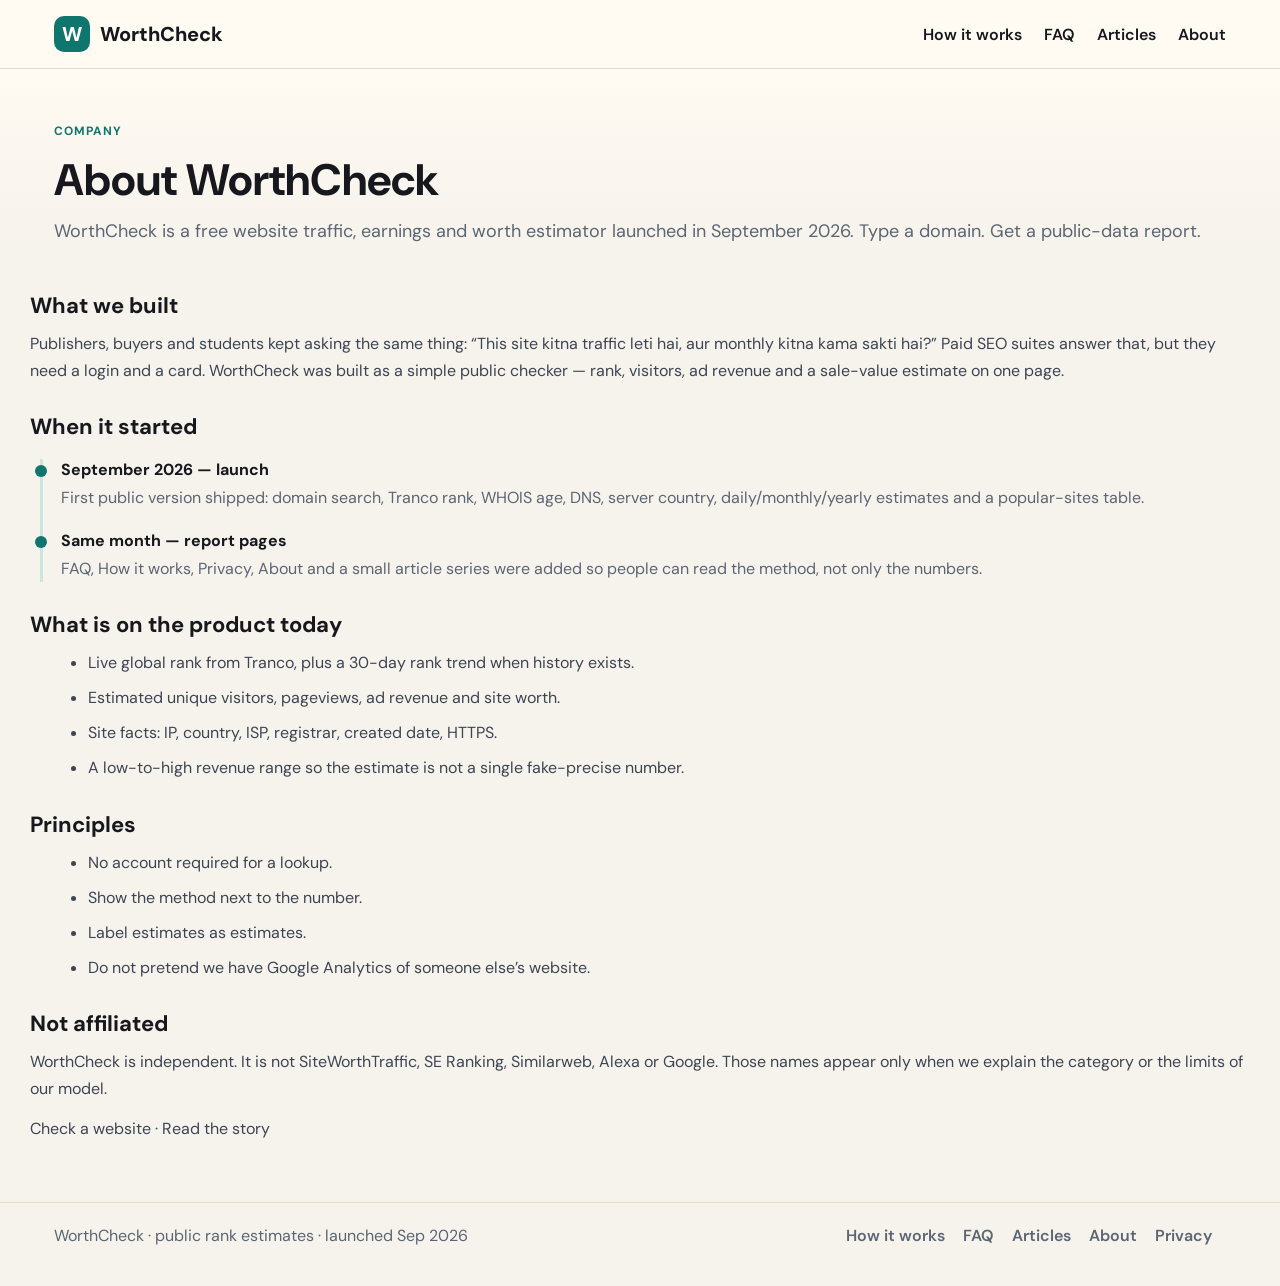
<file: about.html>
<!DOCTYPE html>
<html lang="en" class="wc">
<head>
  <meta charset="UTF-8" />
  <meta name="viewport" content="width=device-width, initial-scale=1.0" />
  <title>About us — WorthCheck</title>
  <link rel="stylesheet" href="/wc.css?v=14" />
  <link href="https://fonts.googleapis.com/css2?family=DM+Sans:wght@400;500;600;700;800&display=swap" rel="stylesheet" />
</head>
<body>
  <header class="wc-nav">
    <div class="wc-wrap">
      <a class="wc-brand" href="/"><span class="wc-logo">W</span> WorthCheck</a>
      <div class="wc-links">
        <a href="/how-it-works">How it works</a>
        <a href="/faq">FAQ</a>
        <a href="/articles">Articles</a>
        <a href="/about">About</a>
      </div>
    </div>
  </header>

  <section class="wc-pagehero">
    <div class="wc-wrap">
      <p class="wc-kicker">Company</p>
      <h1>About WorthCheck</h1>
      <p class="wc-lead">WorthCheck is a free website traffic, earnings and worth estimator launched in September 2026. Type a domain. Get a public-data report.</p>
    </div>
  </section>

  <div class="wc-wrap wc-prose">
    <h2>What we built</h2>
    <p>Publishers, buyers and students kept asking the same thing: “This site kitna traffic leti hai, aur monthly kitna kama sakti hai?” Paid SEO suites answer that, but they need a login and a card. WorthCheck was built as a simple public checker — rank, visitors, ad revenue and a sale-value estimate on one page.</p>

    <h2>When it started</h2>
    <div class="wc-timeline">
      <div class="wc-time">
        <strong>September 2026 — launch</strong>
        <p>First public version shipped: domain search, Tranco rank, WHOIS age, DNS, server country, daily/monthly/yearly estimates and a popular-sites table.</p>
      </div>
      <div class="wc-time">
        <strong>Same month — report pages</strong>
        <p>FAQ, How it works, Privacy, About and a small article series were added so people can read the method, not only the numbers.</p>
      </div>
    </div>

    <h2>What is on the product today</h2>
    <ul>
      <li>Live global rank from Tranco, plus a 30-day rank trend when history exists.</li>
      <li>Estimated unique visitors, pageviews, ad revenue and site worth.</li>
      <li>Site facts: IP, country, ISP, registrar, created date, HTTPS.</li>
      <li>A low-to-high revenue range so the estimate is not a single fake-precise number.</li>
    </ul>

    <h2>Principles</h2>
    <ul>
      <li>No account required for a lookup.</li>
      <li>Show the method next to the number.</li>
      <li>Label estimates as estimates.</li>
      <li>Do not pretend we have Google Analytics of someone else’s website.</li>
    </ul>

    <h2>Not affiliated</h2>
    <p>WorthCheck is independent. It is not SiteWorthTraffic, SE Ranking, Similarweb, Alexa or Google. Those names appear only when we explain the category or the limits of our model.</p>

    <p><a href="/">Check a website</a> · <a href="/articles">Read the story</a></p>
  </div>

  <footer class="wc-foot">
    <div class="wc-wrap">
      <span>WorthCheck · public rank estimates · launched Sep 2026</span>
      <nav class="wc-footnav">
        <a href="/how-it-works">How it works</a>
        <a href="/faq">FAQ</a>
        <a href="/articles">Articles</a>
        <a href="/about">About</a>
        <a href="/privacy">Privacy</a>
      </nav>
    </div>
  </footer>
</body>
</html>
</file>
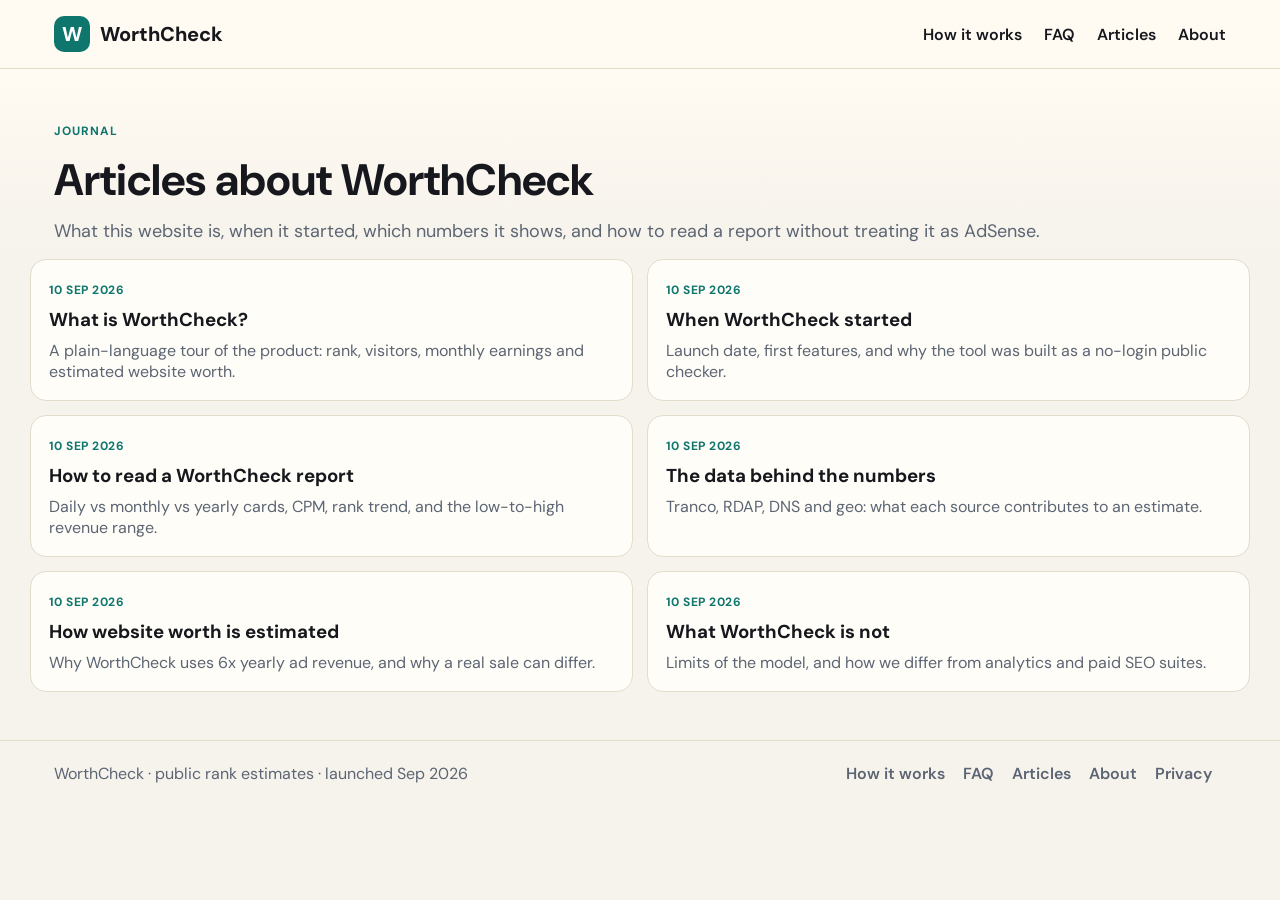
<file: articles.html>
<!DOCTYPE html>
<html lang="en" class="wc">
<head>
  <meta charset="UTF-8" />
  <meta name="viewport" content="width=device-width, initial-scale=1.0" />
  <title>Articles — WorthCheck</title>
  <link rel="stylesheet" href="/wc.css?v=14" />
  <link href="https://fonts.googleapis.com/css2?family=DM+Sans:wght@400;500;600;700;800&display=swap" rel="stylesheet" />
</head>
<body>
  <header class="wc-nav">
    <div class="wc-wrap">
      <a class="wc-brand" href="/"><span class="wc-logo">W</span> WorthCheck</a>
      <div class="wc-links">
        <a href="/how-it-works">How it works</a>
        <a href="/faq">FAQ</a>
        <a href="/articles">Articles</a>
        <a href="/about">About</a>
      </div>
    </div>
  </header>

  <section class="wc-pagehero">
    <div class="wc-wrap">
      <p class="wc-kicker">Journal</p>
      <h1>Articles about WorthCheck</h1>
      <p class="wc-lead">What this website is, when it started, which numbers it shows, and how to read a report without treating it as AdSense.</p>
    </div>
  </section>

  <div class="wc-wrap wc-articles">
    <a class="wc-articlecard" href="/articles/what-is-worthcheck">
      <span>10 Sep 2026</span>
      <h3>What is WorthCheck?</h3>
      <p>A plain-language tour of the product: rank, visitors, monthly earnings and estimated website worth.</p>
    </a>
    <a class="wc-articlecard" href="/articles/when-worthcheck-started">
      <span>10 Sep 2026</span>
      <h3>When WorthCheck started</h3>
      <p>Launch date, first features, and why the tool was built as a no-login public checker.</p>
    </a>
    <a class="wc-articlecard" href="/articles/how-to-read-a-report">
      <span>10 Sep 2026</span>
      <h3>How to read a WorthCheck report</h3>
      <p>Daily vs monthly vs yearly cards, CPM, rank trend, and the low-to-high revenue range.</p>
    </a>
    <a class="wc-articlecard" href="/articles/data-behind-the-numbers">
      <span>10 Sep 2026</span>
      <h3>The data behind the numbers</h3>
      <p>Tranco, RDAP, DNS and geo: what each source contributes to an estimate.</p>
    </a>
    <a class="wc-articlecard" href="/articles/website-worth-formula">
      <span>10 Sep 2026</span>
      <h3>How website worth is estimated</h3>
      <p>Why WorthCheck uses 6x yearly ad revenue, and why a real sale can differ.</p>
    </a>
    <a class="wc-articlecard" href="/articles/what-worthcheck-is-not">
      <span>10 Sep 2026</span>
      <h3>What WorthCheck is not</h3>
      <p>Limits of the model, and how we differ from analytics and paid SEO suites.</p>
    </a>
  </div>

  <footer class="wc-foot">
    <div class="wc-wrap">
      <span>WorthCheck · public rank estimates · launched Sep 2026</span>
      <nav class="wc-footnav">
        <a href="/how-it-works">How it works</a>
        <a href="/faq">FAQ</a>
        <a href="/articles">Articles</a>
        <a href="/about">About</a>
        <a href="/privacy">Privacy</a>
      </nav>
    </div>
  </footer>
</body>
</html>
</file>
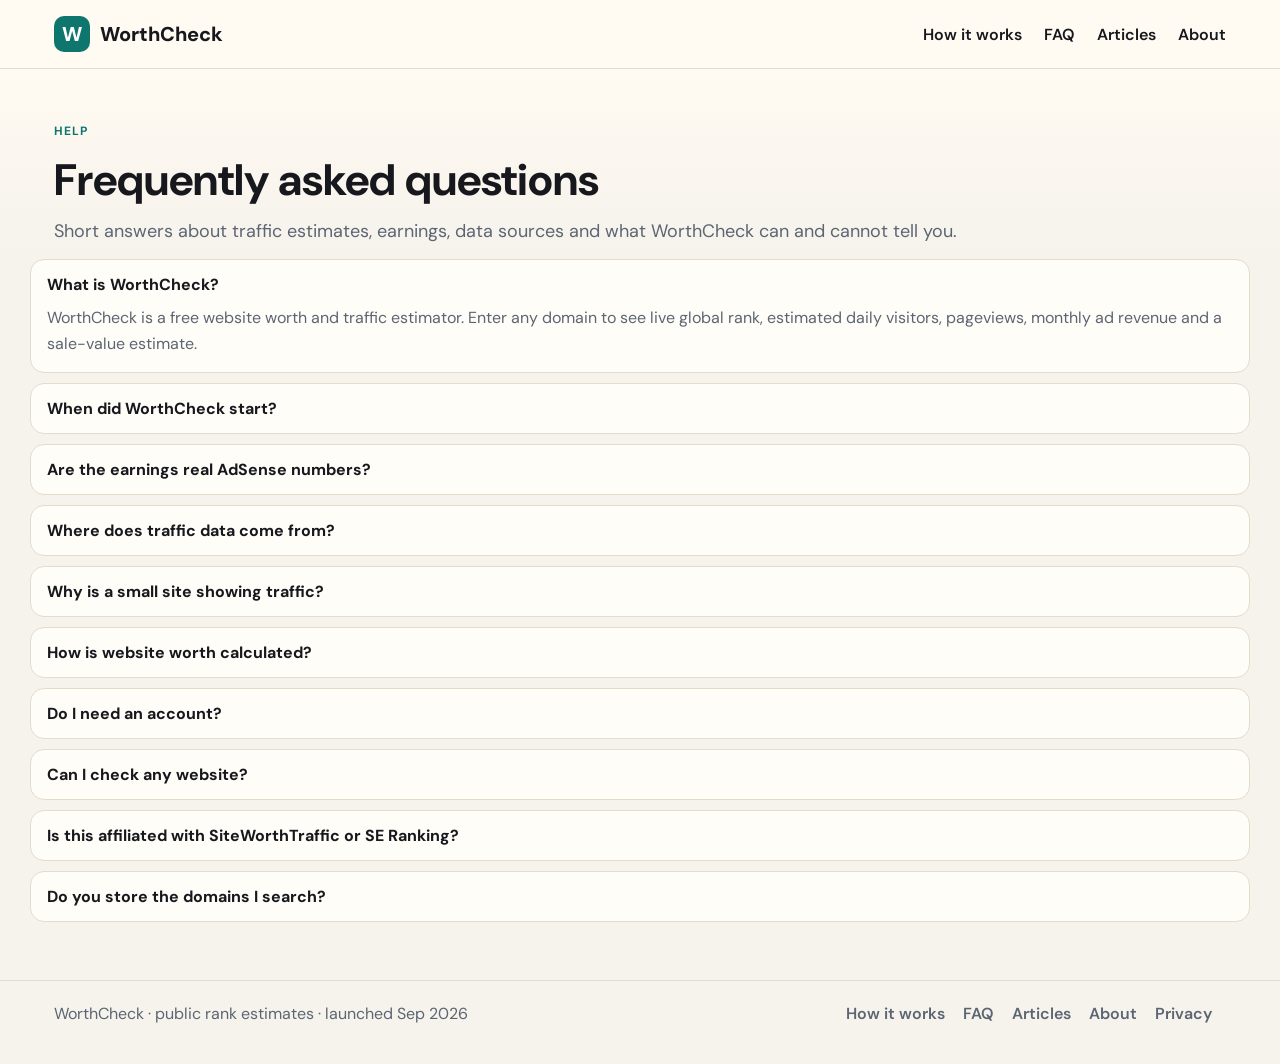
<file: faq.html>
<!DOCTYPE html>
<html lang="en" class="wc">
<head>
  <meta charset="UTF-8" />
  <meta name="viewport" content="width=device-width, initial-scale=1.0" />
  <title>FAQ — WorthCheck</title>
  <link rel="stylesheet" href="/wc.css?v=14" />
  <link href="https://fonts.googleapis.com/css2?family=DM+Sans:wght@400;500;600;700;800&display=swap" rel="stylesheet" />
</head>
<body>
  <header class="wc-nav">
    <div class="wc-wrap">
      <a class="wc-brand" href="/"><span class="wc-logo">W</span> WorthCheck</a>
      <div class="wc-links">
        <a href="/how-it-works">How it works</a>
        <a href="/faq">FAQ</a>
        <a href="/articles">Articles</a>
        <a href="/about">About</a>
      </div>
    </div>
  </header>

  <section class="wc-pagehero">
    <div class="wc-wrap">
      <p class="wc-kicker">Help</p>
      <h1>Frequently asked questions</h1>
      <p class="wc-lead">Short answers about traffic estimates, earnings, data sources and what WorthCheck can and cannot tell you.</p>
    </div>
  </section>

  <div class="wc-wrap wc-faq">
    <details open>
      <summary>What is WorthCheck?</summary>
      <p>WorthCheck is a free website worth and traffic estimator. Enter any domain to see live global rank, estimated daily visitors, pageviews, monthly ad revenue and a sale-value estimate.</p>
    </details>
    <details>
      <summary>When did WorthCheck start?</summary>
      <p>WorthCheck launched in September 2026. The first public version combined Tranco rank, RDAP WHOIS, DNS and server geo into one report, the same core used today.</p>
    </details>
    <details>
      <summary>Are the earnings real AdSense numbers?</summary>
      <p>No. Revenue is an estimate: pageviews / 1000 x country CPM. Actual AdSense, affiliate or subscription income can be much higher or lower.</p>
    </details>
    <details>
      <summary>Where does traffic data come from?</summary>
      <p>Global rank comes from the Tranco research list. Visitors are modelled from that rank. We do not sit on your analytics account and we do not scrape private dashboards.</p>
    </details>
    <details>
      <summary>Why is a small site showing traffic?</summary>
      <p>If a domain is missing from Tranco, WorthCheck still returns a modelled rank so the tool is usable. Treat those reports as directional, not measured traffic.</p>
    </details>
    <details>
      <summary>How is website worth calculated?</summary>
      <p>Worth = yearly estimated ad revenue x 6. Public worth tools often use a similar multiple. Buyers also price brand, email list, profit and risk, which this model does not see.</p>
    </details>
    <details>
      <summary>Do I need an account?</summary>
      <p>No. Lookups work without signup. Recent reports are cached for a few hours to keep public APIs healthy.</p>
    </details>
    <details>
      <summary>Can I check any website?</summary>
      <p>Yes, as long as the domain is valid. Results are better for large, well-ranked sites. Brand-new or tiny sites have weaker public signals.</p>
    </details>
    <details>
      <summary>Is this affiliated with SiteWorthTraffic or SE Ranking?</summary>
      <p>No. WorthCheck is an independent estimator inspired by that category of tools. We are not those products and we do not resell their paid data.</p>
    </details>
    <details>
      <summary>Do you store the domains I search?</summary>
      <p>Lookups may sit in a short server cache so repeat checks are fast. We do not sell search logs. See the <a href="/privacy">Privacy page</a>.</p>
    </details>
  </div>

  <footer class="wc-foot">
    <div class="wc-wrap">
      <span>WorthCheck · public rank estimates · launched Sep 2026</span>
      <nav class="wc-footnav">
        <a href="/how-it-works">How it works</a>
        <a href="/faq">FAQ</a>
        <a href="/articles">Articles</a>
        <a href="/about">About</a>
        <a href="/privacy">Privacy</a>
      </nav>
    </div>
  </footer>
</body>
</html>
</file>
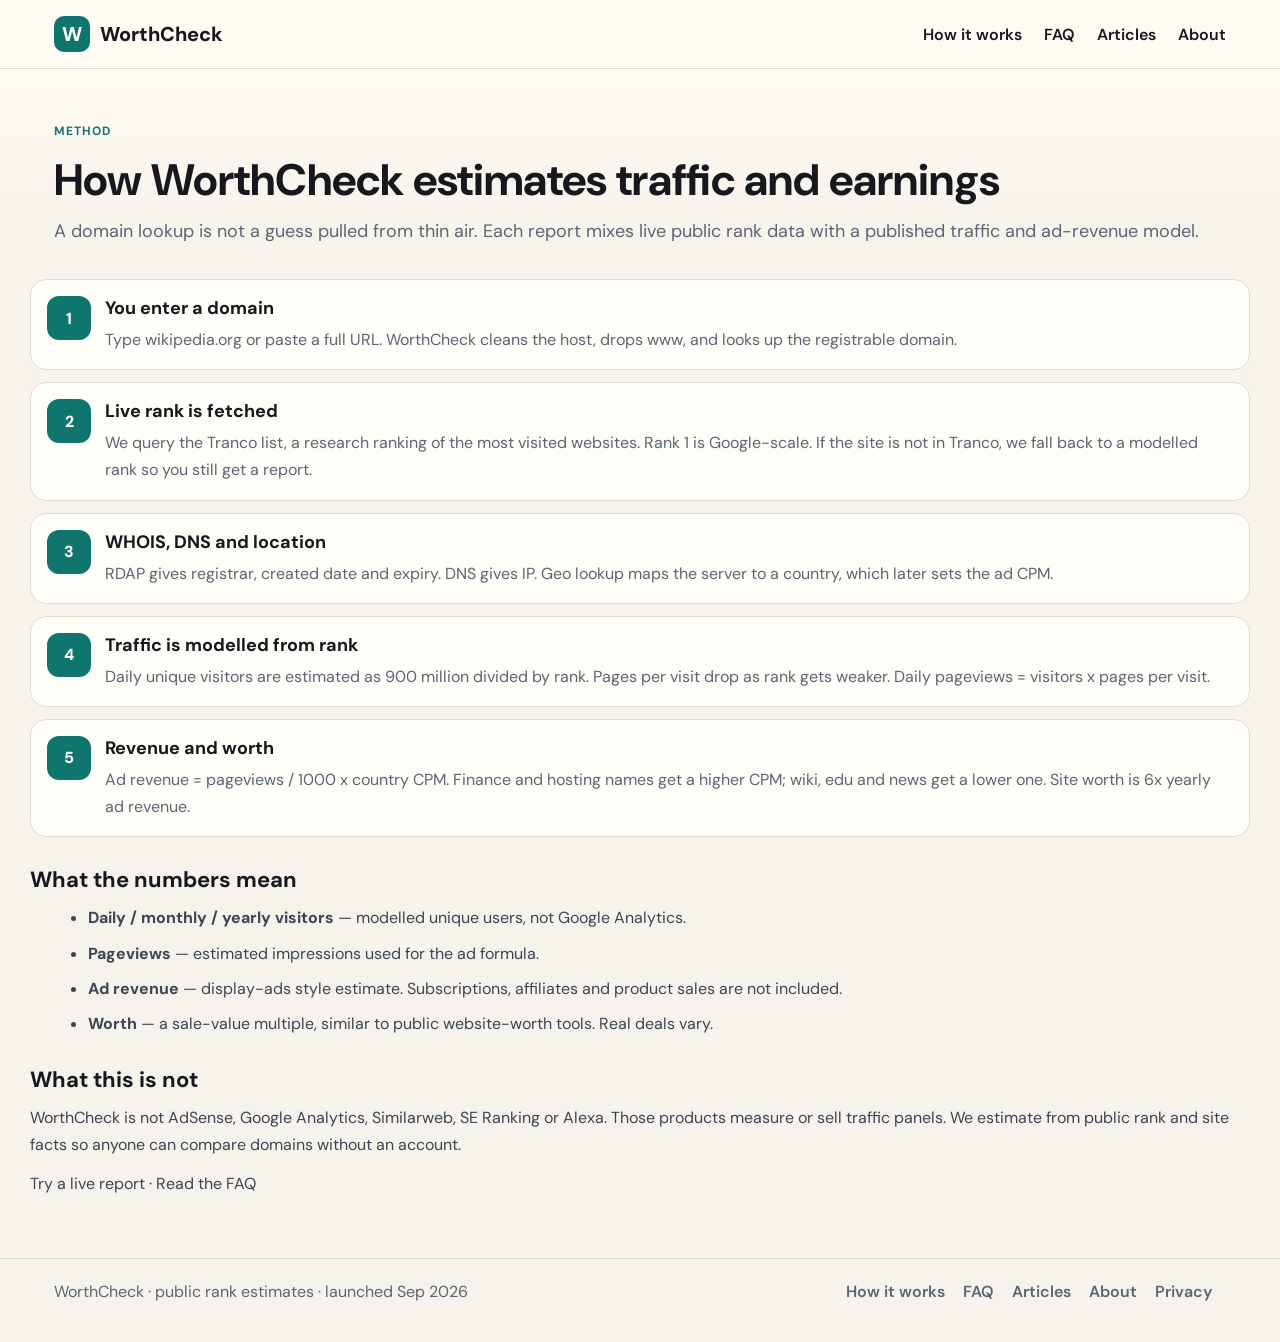
<file: how-it-works.html>
<!DOCTYPE html>
<html lang="en" class="wc">
<head>
  <meta charset="UTF-8" />
  <meta name="viewport" content="width=device-width, initial-scale=1.0" />
  <title>How it works — WorthCheck</title>
  <link rel="stylesheet" href="/wc.css?v=15" />
  <link href="https://fonts.googleapis.com/css2?family=DM+Sans:wght@400;500;600;700;800&display=swap" rel="stylesheet" />
</head>
<body>
  <header class="wc-nav">
    <div class="wc-wrap">
      <a class="wc-brand" href="/"><span class="wc-logo">W</span> WorthCheck</a>
      <div class="wc-links">
        <a href="/how-it-works">How it works</a>
        <a href="/faq">FAQ</a>
        <a href="/articles">Articles</a>
        <a href="/about">About</a>
      </div>
    </div>
  </header>

  <section class="wc-pagehero">
    <div class="wc-wrap">
      <p class="wc-kicker">Method</p>
      <h1>How WorthCheck estimates traffic and earnings</h1>
      <p class="wc-lead">A domain lookup is not a guess pulled from thin air. Each report mixes live public rank data with a published traffic and ad-revenue model.</p>
    </div>
  </section>

  <div class="wc-wrap wc-prose">
    <div class="wc-steps">
      <article class="wc-step">
        <div class="wc-num">1</div>
        <div>
          <h3>You enter a domain</h3>
          <p>Type wikipedia.org or paste a full URL. WorthCheck cleans the host, drops www, and looks up the registrable domain.</p>
        </div>
      </article>
      <article class="wc-step">
        <div class="wc-num">2</div>
        <div>
          <h3>Live rank is fetched</h3>
          <p>We query the Tranco list, a research ranking of the most visited websites. Rank 1 is Google-scale. If the site is not in Tranco, we fall back to a modelled rank so you still get a report.</p>
        </div>
      </article>
      <article class="wc-step">
        <div class="wc-num">3</div>
        <div>
          <h3>WHOIS, DNS and location</h3>
          <p>RDAP gives registrar, created date and expiry. DNS gives IP. Geo lookup maps the server to a country, which later sets the ad CPM.</p>
        </div>
      </article>
      <article class="wc-step">
        <div class="wc-num">4</div>
        <div>
          <h3>Traffic is modelled from rank</h3>
          <p>Daily unique visitors are estimated as 900 million divided by rank. Pages per visit drop as rank gets weaker. Daily pageviews = visitors x pages per visit.</p>
        </div>
      </article>
      <article class="wc-step">
        <div class="wc-num">5</div>
        <div>
          <h3>Revenue and worth</h3>
          <p>Ad revenue = pageviews / 1000 x country CPM. Finance and hosting names get a higher CPM; wiki, edu and news get a lower one. Site worth is 6x yearly ad revenue.</p>
        </div>
      </article>
    </div>

    <h2>What the numbers mean</h2>
    <ul>
      <li><strong>Daily / monthly / yearly visitors</strong> — modelled unique users, not Google Analytics.</li>
      <li><strong>Pageviews</strong> — estimated impressions used for the ad formula.</li>
      <li><strong>Ad revenue</strong> — display-ads style estimate. Subscriptions, affiliates and product sales are not included.</li>
      <li><strong>Worth</strong> — a sale-value multiple, similar to public website-worth tools. Real deals vary.</li>
    </ul>

    <h2>What this is not</h2>
    <p>WorthCheck is not AdSense, Google Analytics, Similarweb, SE Ranking or Alexa. Those products measure or sell traffic panels. We estimate from public rank and site facts so anyone can compare domains without an account.</p>
    <p><a href="/?domain=wikipedia.org">Try a live report</a> · <a href="/faq">Read the FAQ</a></p>
  </div>

  <footer class="wc-foot">
    <div class="wc-wrap">
      <span>WorthCheck · public rank estimates · launched Sep 2026</span>
      <nav class="wc-footnav">
        <a href="/how-it-works">How it works</a>
        <a href="/faq">FAQ</a>
        <a href="/articles">Articles</a>
        <a href="/about">About</a>
        <a href="/privacy">Privacy</a>
      </nav>
    </div>
  </footer>
</body>
</html>
</file>
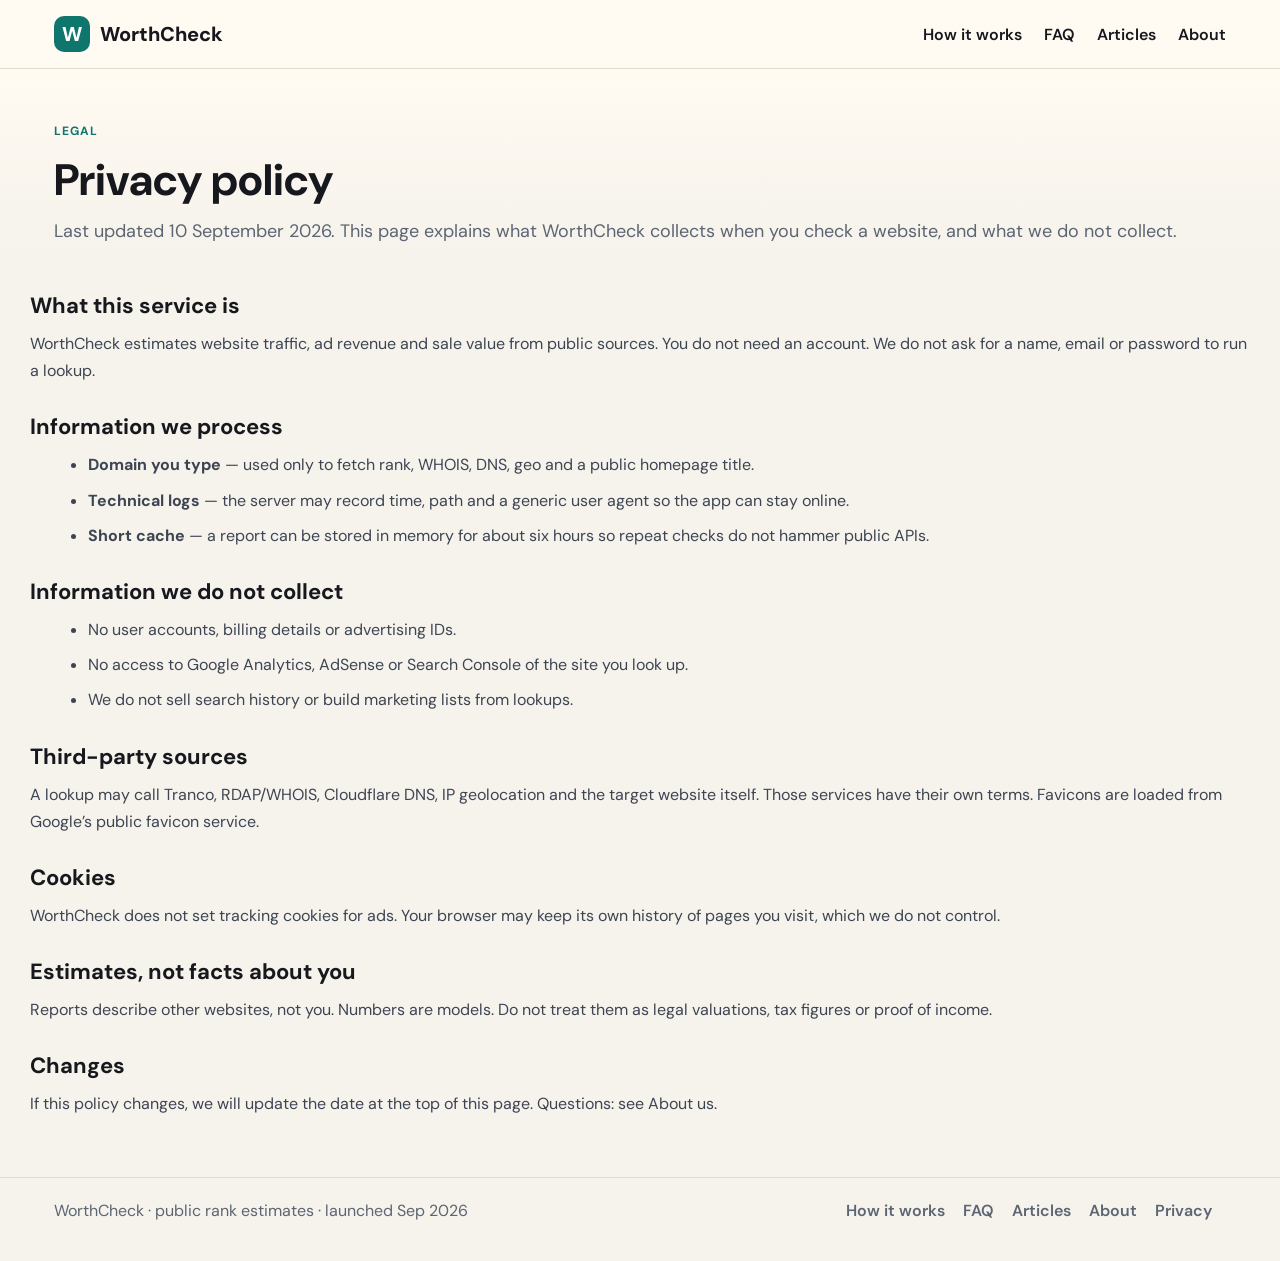
<file: privacy.html>
<!DOCTYPE html>
<html lang="en" class="wc">
<head>
  <meta charset="UTF-8" />
  <meta name="viewport" content="width=device-width, initial-scale=1.0" />
  <title>Privacy — WorthCheck</title>
  <link rel="stylesheet" href="/wc.css?v=14" />
  <link href="https://fonts.googleapis.com/css2?family=DM+Sans:wght@400;500;600;700;800&display=swap" rel="stylesheet" />
</head>
<body>
  <header class="wc-nav">
    <div class="wc-wrap">
      <a class="wc-brand" href="/"><span class="wc-logo">W</span> WorthCheck</a>
      <div class="wc-links">
        <a href="/how-it-works">How it works</a>
        <a href="/faq">FAQ</a>
        <a href="/articles">Articles</a>
        <a href="/about">About</a>
      </div>
    </div>
  </header>

  <section class="wc-pagehero">
    <div class="wc-wrap">
      <p class="wc-kicker">Legal</p>
      <h1>Privacy policy</h1>
      <p class="wc-lead">Last updated 10 September 2026. This page explains what WorthCheck collects when you check a website, and what we do not collect.</p>
    </div>
  </section>

  <div class="wc-wrap wc-prose">
    <h2>What this service is</h2>
    <p>WorthCheck estimates website traffic, ad revenue and sale value from public sources. You do not need an account. We do not ask for a name, email or password to run a lookup.</p>

    <h2>Information we process</h2>
    <ul>
      <li><strong>Domain you type</strong> — used only to fetch rank, WHOIS, DNS, geo and a public homepage title.</li>
      <li><strong>Technical logs</strong> — the server may record time, path and a generic user agent so the app can stay online.</li>
      <li><strong>Short cache</strong> — a report can be stored in memory for about six hours so repeat checks do not hammer public APIs.</li>
    </ul>

    <h2>Information we do not collect</h2>
    <ul>
      <li>No user accounts, billing details or advertising IDs.</li>
      <li>No access to Google Analytics, AdSense or Search Console of the site you look up.</li>
      <li>We do not sell search history or build marketing lists from lookups.</li>
    </ul>

    <h2>Third-party sources</h2>
    <p>A lookup may call Tranco, RDAP/WHOIS, Cloudflare DNS, IP geolocation and the target website itself. Those services have their own terms. Favicons are loaded from Google’s public favicon service.</p>

    <h2>Cookies</h2>
    <p>WorthCheck does not set tracking cookies for ads. Your browser may keep its own history of pages you visit, which we do not control.</p>

    <h2>Estimates, not facts about you</h2>
    <p>Reports describe other websites, not you. Numbers are models. Do not treat them as legal valuations, tax figures or proof of income.</p>

    <h2>Changes</h2>
    <p>If this policy changes, we will update the date at the top of this page. Questions: see <a href="/about">About us</a>.</p>
  </div>

  <footer class="wc-foot">
    <div class="wc-wrap">
      <span>WorthCheck · public rank estimates · launched Sep 2026</span>
      <nav class="wc-footnav">
        <a href="/how-it-works">How it works</a>
        <a href="/faq">FAQ</a>
        <a href="/articles">Articles</a>
        <a href="/about">About</a>
        <a href="/privacy">Privacy</a>
      </nav>
    </div>
  </footer>
</body>
</html>
</file>
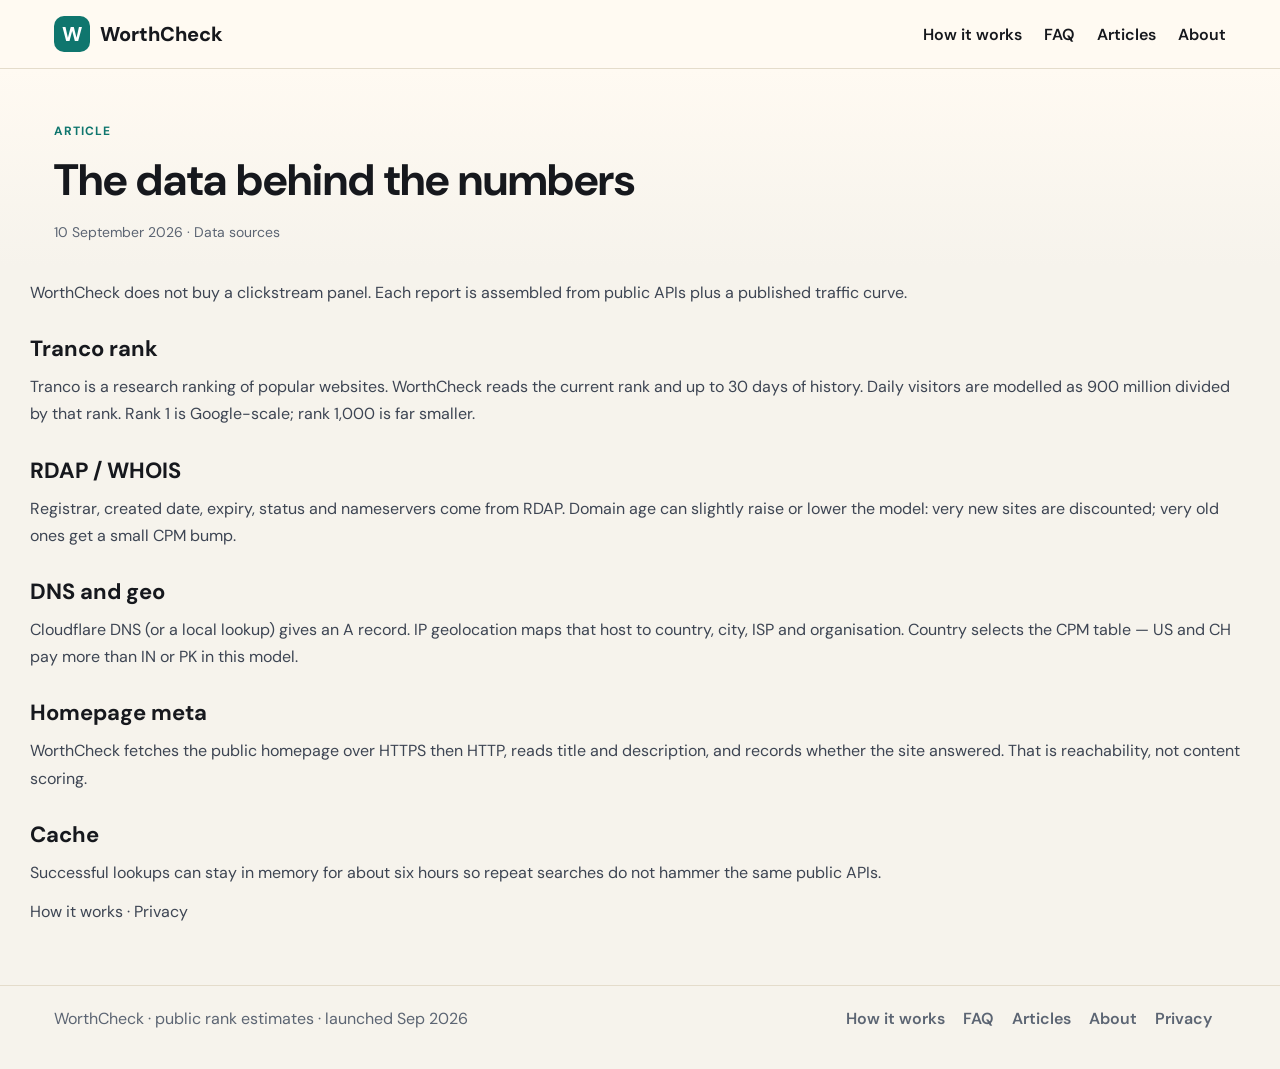
<file: articles/data-behind-the-numbers.html>
<!DOCTYPE html>
<html lang="en" class="wc">
<head>
  <meta charset="UTF-8" />
  <meta name="viewport" content="width=device-width, initial-scale=1.0" />
  <title>The data behind the numbers — Articles</title>
  <link rel="stylesheet" href="/wc.css?v=14" />
  <link href="https://fonts.googleapis.com/css2?family=DM+Sans:wght@400;500;600;700;800&display=swap" rel="stylesheet" />
</head>
<body>
  <header class="wc-nav">
    <div class="wc-wrap">
      <a class="wc-brand" href="/"><span class="wc-logo">W</span> WorthCheck</a>
      <div class="wc-links">
        <a href="/how-it-works">How it works</a>
        <a href="/faq">FAQ</a>
        <a href="/articles">Articles</a>
        <a href="/about">About</a>
      </div>
    </div>
  </header>
  <section class="wc-pagehero">
    <div class="wc-wrap">
      <p class="wc-kicker">Article</p>
      <h1>The data behind the numbers</h1>
      <p class="wc-meta">10 September 2026 · Data sources</p>
    </div>
  </section>
  <div class="wc-wrap wc-prose">
    <p>WorthCheck does not buy a clickstream panel. Each report is assembled from public APIs plus a published traffic curve.</p>
    <h2>Tranco rank</h2>
    <p>Tranco is a research ranking of popular websites. WorthCheck reads the current rank and up to 30 days of history. Daily visitors are modelled as 900 million divided by that rank. Rank 1 is Google-scale; rank 1,000 is far smaller.</p>
    <h2>RDAP / WHOIS</h2>
    <p>Registrar, created date, expiry, status and nameservers come from RDAP. Domain age can slightly raise or lower the model: very new sites are discounted; very old ones get a small CPM bump.</p>
    <h2>DNS and geo</h2>
    <p>Cloudflare DNS (or a local lookup) gives an A record. IP geolocation maps that host to country, city, ISP and organisation. Country selects the CPM table — US and CH pay more than IN or PK in this model.</p>
    <h2>Homepage meta</h2>
    <p>WorthCheck fetches the public homepage over HTTPS then HTTP, reads title and description, and records whether the site answered. That is reachability, not content scoring.</p>
    <h2>Cache</h2>
    <p>Successful lookups can stay in memory for about six hours so repeat searches do not hammer the same public APIs.</p>
    <p><a href="/how-it-works">How it works</a> · <a href="/privacy">Privacy</a></p>
  </div>
  <footer class="wc-foot">
    <div class="wc-wrap">
      <span>WorthCheck · public rank estimates · launched Sep 2026</span>
      <nav class="wc-footnav">
        <a href="/how-it-works">How it works</a>
        <a href="/faq">FAQ</a>
        <a href="/articles">Articles</a>
        <a href="/about">About</a>
        <a href="/privacy">Privacy</a>
      </nav>
    </div>
  </footer>
</body>
</html>
</file>
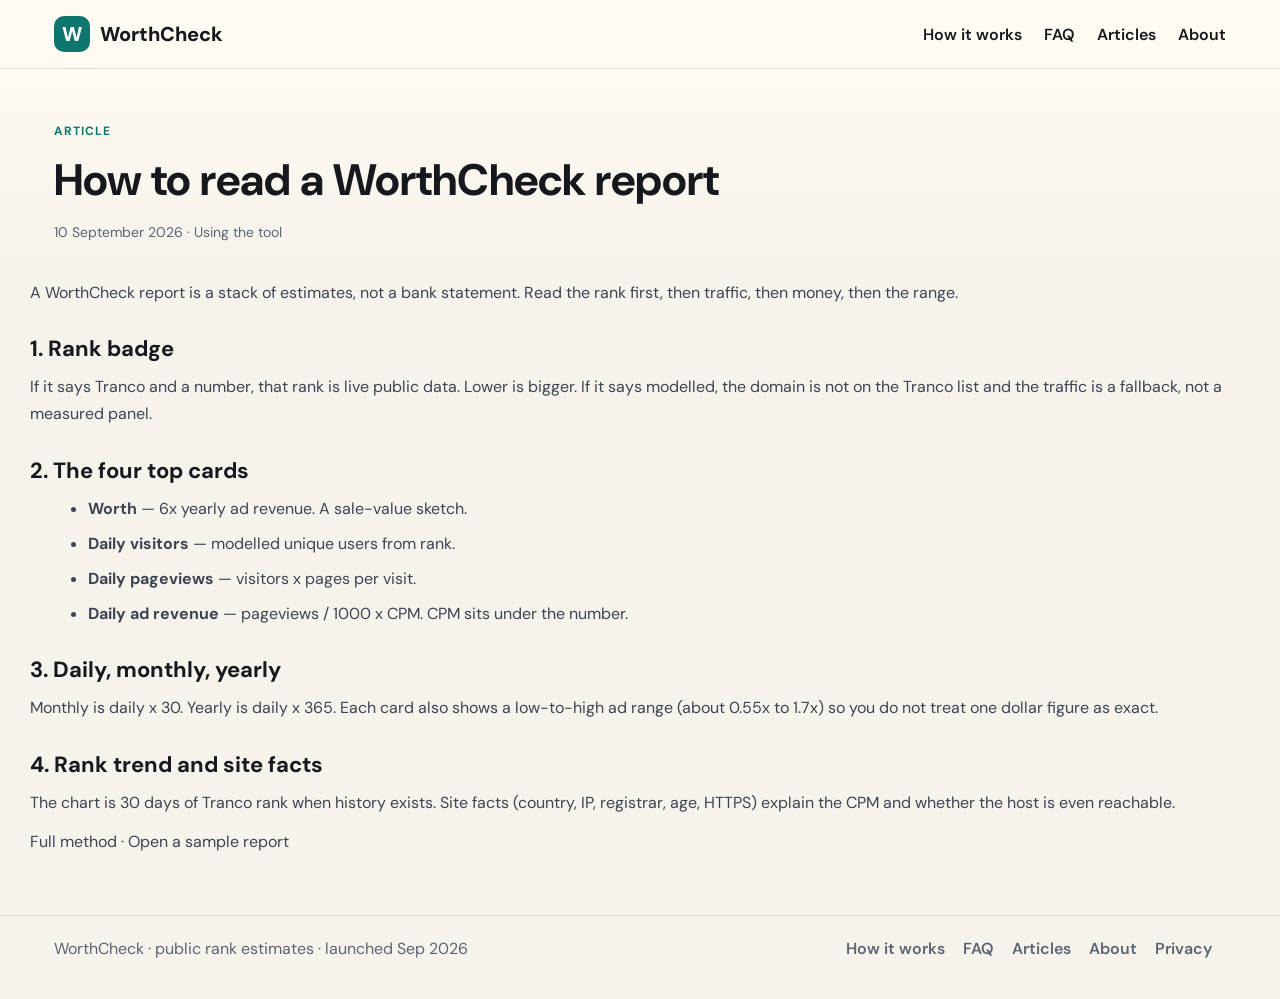
<file: articles/how-to-read-a-report.html>
<!DOCTYPE html>
<html lang="en" class="wc">
<head>
  <meta charset="UTF-8" />
  <meta name="viewport" content="width=device-width, initial-scale=1.0" />
  <title>How to read a WorthCheck report — Articles</title>
  <link rel="stylesheet" href="/wc.css?v=14" />
  <link href="https://fonts.googleapis.com/css2?family=DM+Sans:wght@400;500;600;700;800&display=swap" rel="stylesheet" />
</head>
<body>
  <header class="wc-nav">
    <div class="wc-wrap">
      <a class="wc-brand" href="/"><span class="wc-logo">W</span> WorthCheck</a>
      <div class="wc-links">
        <a href="/how-it-works">How it works</a>
        <a href="/faq">FAQ</a>
        <a href="/articles">Articles</a>
        <a href="/about">About</a>
      </div>
    </div>
  </header>
  <section class="wc-pagehero">
    <div class="wc-wrap">
      <p class="wc-kicker">Article</p>
      <h1>How to read a WorthCheck report</h1>
      <p class="wc-meta">10 September 2026 · Using the tool</p>
    </div>
  </section>
  <div class="wc-wrap wc-prose">
    <p>A WorthCheck report is a stack of estimates, not a bank statement. Read the rank first, then traffic, then money, then the range.</p>
    <h2>1. Rank badge</h2>
    <p>If it says Tranco and a number, that rank is live public data. Lower is bigger. If it says modelled, the domain is not on the Tranco list and the traffic is a fallback, not a measured panel.</p>
    <h2>2. The four top cards</h2>
    <ul>
      <li><strong>Worth</strong> — 6x yearly ad revenue. A sale-value sketch.</li>
      <li><strong>Daily visitors</strong> — modelled unique users from rank.</li>
      <li><strong>Daily pageviews</strong> — visitors x pages per visit.</li>
      <li><strong>Daily ad revenue</strong> — pageviews / 1000 x CPM. CPM sits under the number.</li>
    </ul>
    <h2>3. Daily, monthly, yearly</h2>
    <p>Monthly is daily x 30. Yearly is daily x 365. Each card also shows a low-to-high ad range (about 0.55x to 1.7x) so you do not treat one dollar figure as exact.</p>
    <h2>4. Rank trend and site facts</h2>
    <p>The chart is 30 days of Tranco rank when history exists. Site facts (country, IP, registrar, age, HTTPS) explain the CPM and whether the host is even reachable.</p>
    <p><a href="/how-it-works">Full method</a> · <a href="/?domain=wikipedia.org">Open a sample report</a></p>
  </div>
  <footer class="wc-foot">
    <div class="wc-wrap">
      <span>WorthCheck · public rank estimates · launched Sep 2026</span>
      <nav class="wc-footnav">
        <a href="/how-it-works">How it works</a>
        <a href="/faq">FAQ</a>
        <a href="/articles">Articles</a>
        <a href="/about">About</a>
        <a href="/privacy">Privacy</a>
      </nav>
    </div>
  </footer>
</body>
</html>
</file>
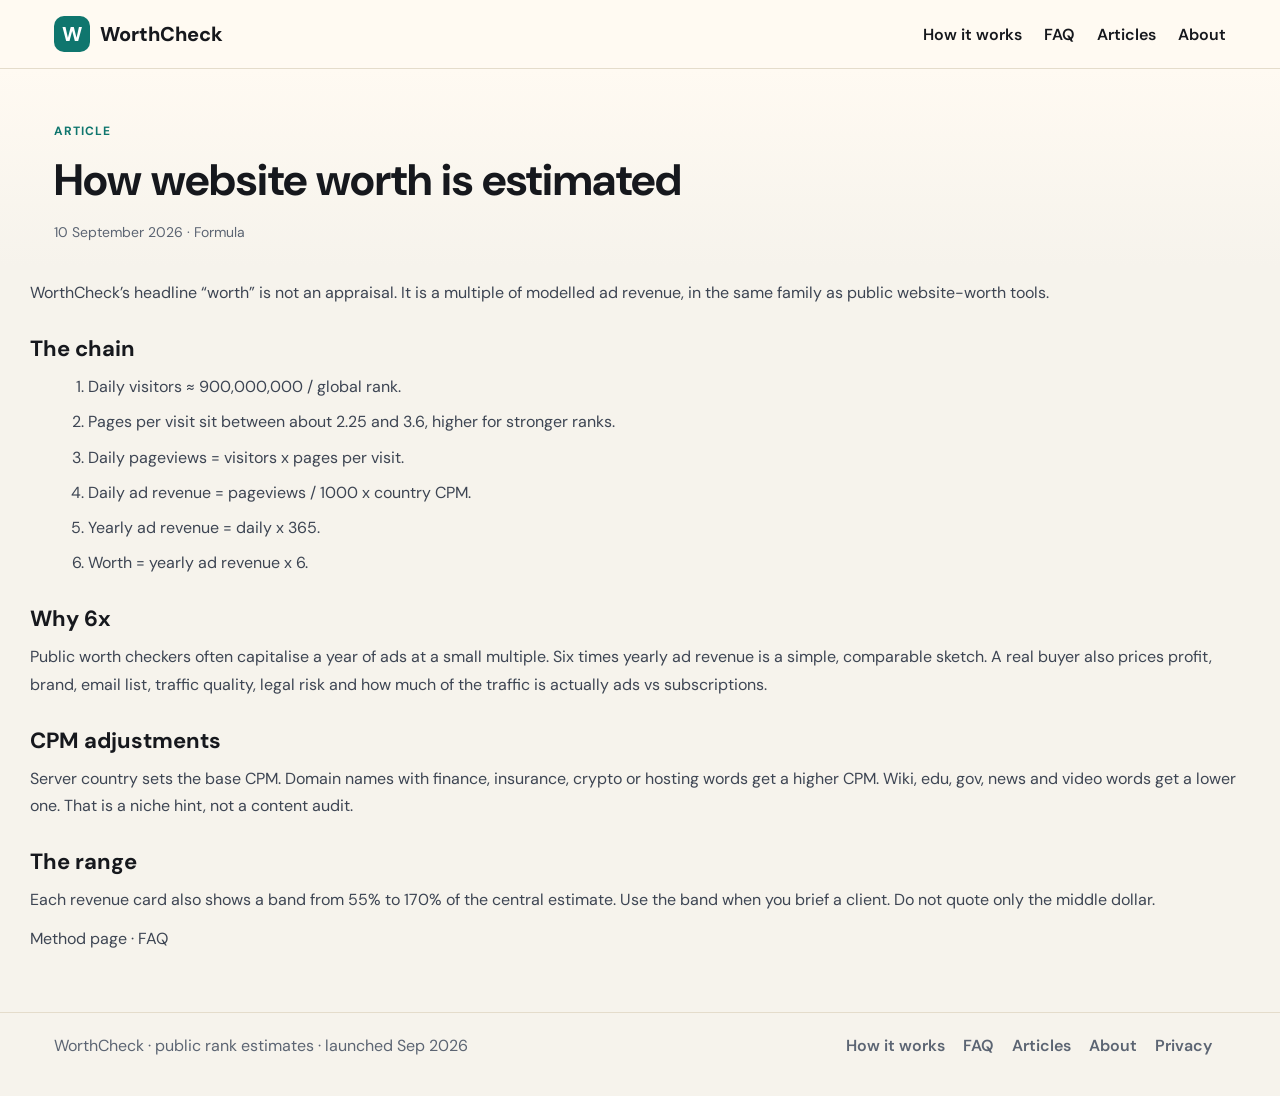
<file: articles/website-worth-formula.html>
<!DOCTYPE html>
<html lang="en" class="wc">
<head>
  <meta charset="UTF-8" />
  <meta name="viewport" content="width=device-width, initial-scale=1.0" />
  <title>How website worth is estimated — Articles</title>
  <link rel="stylesheet" href="/wc.css?v=14" />
  <link href="https://fonts.googleapis.com/css2?family=DM+Sans:wght@400;500;600;700;800&display=swap" rel="stylesheet" />
</head>
<body>
  <header class="wc-nav">
    <div class="wc-wrap">
      <a class="wc-brand" href="/"><span class="wc-logo">W</span> WorthCheck</a>
      <div class="wc-links">
        <a href="/how-it-works">How it works</a>
        <a href="/faq">FAQ</a>
        <a href="/articles">Articles</a>
        <a href="/about">About</a>
      </div>
    </div>
  </header>
  <section class="wc-pagehero">
    <div class="wc-wrap">
      <p class="wc-kicker">Article</p>
      <h1>How website worth is estimated</h1>
      <p class="wc-meta">10 September 2026 · Formula</p>
    </div>
  </section>
  <div class="wc-wrap wc-prose">
    <p>WorthCheck’s headline “worth” is not an appraisal. It is a multiple of modelled ad revenue, in the same family as public website-worth tools.</p>
    <h2>The chain</h2>
    <ol>
      <li>Daily visitors ≈ 900,000,000 / global rank.</li>
      <li>Pages per visit sit between about 2.25 and 3.6, higher for stronger ranks.</li>
      <li>Daily pageviews = visitors x pages per visit.</li>
      <li>Daily ad revenue = pageviews / 1000 x country CPM.</li>
      <li>Yearly ad revenue = daily x 365.</li>
      <li>Worth = yearly ad revenue x 6.</li>
    </ol>
    <h2>Why 6x</h2>
    <p>Public worth checkers often capitalise a year of ads at a small multiple. Six times yearly ad revenue is a simple, comparable sketch. A real buyer also prices profit, brand, email list, traffic quality, legal risk and how much of the traffic is actually ads vs subscriptions.</p>
    <h2>CPM adjustments</h2>
    <p>Server country sets the base CPM. Domain names with finance, insurance, crypto or hosting words get a higher CPM. Wiki, edu, gov, news and video words get a lower one. That is a niche hint, not a content audit.</p>
    <h2>The range</h2>
    <p>Each revenue card also shows a band from 55% to 170% of the central estimate. Use the band when you brief a client. Do not quote only the middle dollar.</p>
    <p><a href="/how-it-works">Method page</a> · <a href="/faq">FAQ</a></p>
  </div>
  <footer class="wc-foot">
    <div class="wc-wrap">
      <span>WorthCheck · public rank estimates · launched Sep 2026</span>
      <nav class="wc-footnav">
        <a href="/how-it-works">How it works</a>
        <a href="/faq">FAQ</a>
        <a href="/articles">Articles</a>
        <a href="/about">About</a>
        <a href="/privacy">Privacy</a>
      </nav>
    </div>
  </footer>
</body>
</html>
</file>
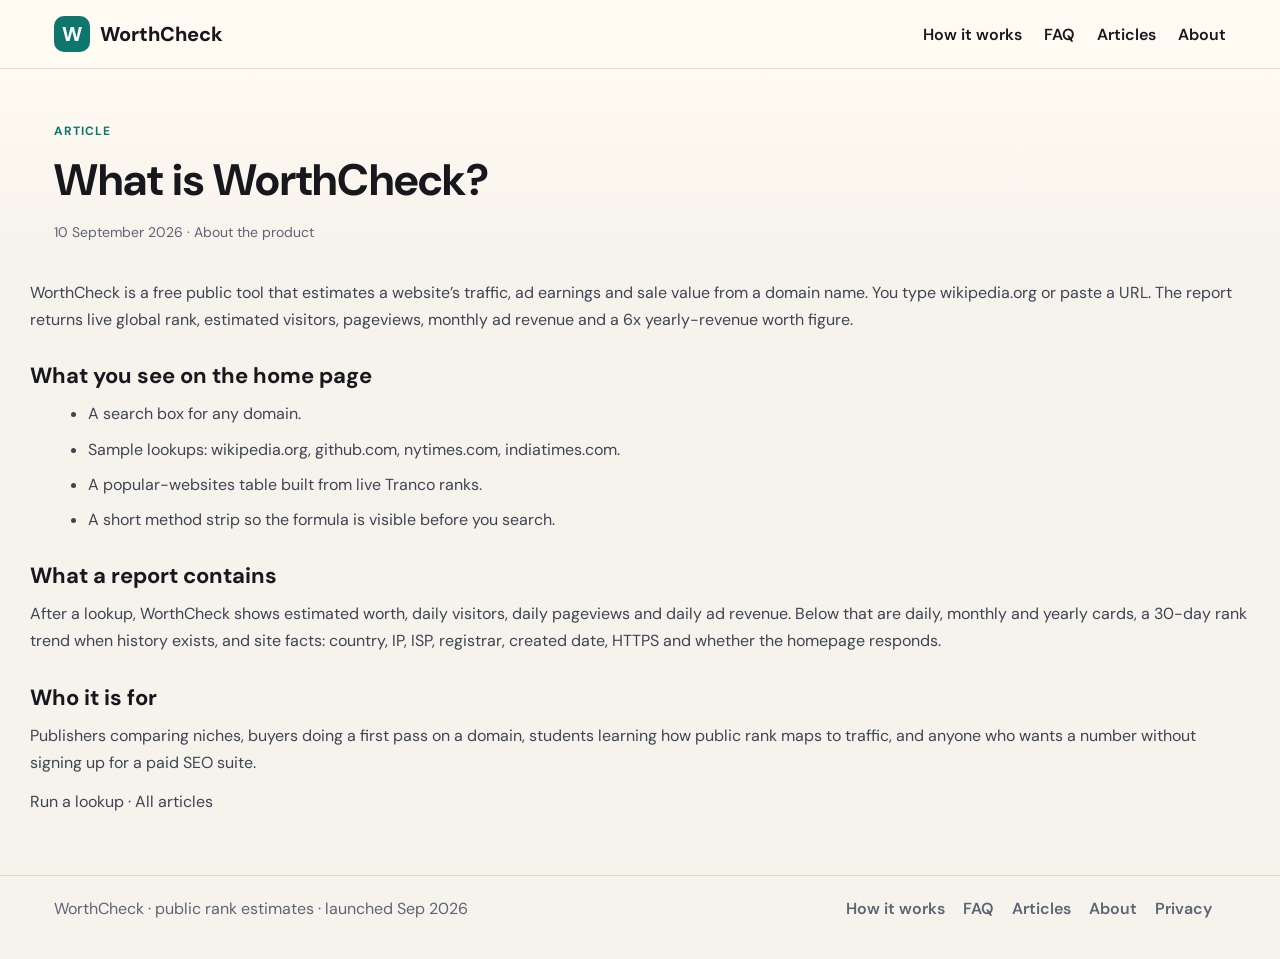
<file: articles/what-is-worthcheck.html>
<!DOCTYPE html>
<html lang="en" class="wc">
<head>
  <meta charset="UTF-8" />
  <meta name="viewport" content="width=device-width, initial-scale=1.0" />
  <title>What is WorthCheck? — Articles</title>
  <link rel="stylesheet" href="/wc.css?v=14" />
  <link href="https://fonts.googleapis.com/css2?family=DM+Sans:wght@400;500;600;700;800&display=swap" rel="stylesheet" />
</head>
<body>
  <header class="wc-nav">
    <div class="wc-wrap">
      <a class="wc-brand" href="/"><span class="wc-logo">W</span> WorthCheck</a>
      <div class="wc-links">
        <a href="/how-it-works">How it works</a>
        <a href="/faq">FAQ</a>
        <a href="/articles">Articles</a>
        <a href="/about">About</a>
      </div>
    </div>
  </header>
  <section class="wc-pagehero">
    <div class="wc-wrap">
      <p class="wc-kicker">Article</p>
      <h1>What is WorthCheck?</h1>
      <p class="wc-meta">10 September 2026 · About the product</p>
    </div>
  </section>
  <div class="wc-wrap wc-prose">
    <p>WorthCheck is a free public tool that estimates a website’s traffic, ad earnings and sale value from a domain name. You type wikipedia.org or paste a URL. The report returns live global rank, estimated visitors, pageviews, monthly ad revenue and a 6x yearly-revenue worth figure.</p>
    <h2>What you see on the home page</h2>
    <ul>
      <li>A search box for any domain.</li>
      <li>Sample lookups: wikipedia.org, github.com, nytimes.com, indiatimes.com.</li>
      <li>A popular-websites table built from live Tranco ranks.</li>
      <li>A short method strip so the formula is visible before you search.</li>
    </ul>
    <h2>What a report contains</h2>
    <p>After a lookup, WorthCheck shows estimated worth, daily visitors, daily pageviews and daily ad revenue. Below that are daily, monthly and yearly cards, a 30-day rank trend when history exists, and site facts: country, IP, ISP, registrar, created date, HTTPS and whether the homepage responds.</p>
    <h2>Who it is for</h2>
    <p>Publishers comparing niches, buyers doing a first pass on a domain, students learning how public rank maps to traffic, and anyone who wants a number without signing up for a paid SEO suite.</p>
    <p><a href="/">Run a lookup</a> · <a href="/articles">All articles</a></p>
  </div>
  <footer class="wc-foot">
    <div class="wc-wrap">
      <span>WorthCheck · public rank estimates · launched Sep 2026</span>
      <nav class="wc-footnav">
        <a href="/how-it-works">How it works</a>
        <a href="/faq">FAQ</a>
        <a href="/articles">Articles</a>
        <a href="/about">About</a>
        <a href="/privacy">Privacy</a>
      </nav>
    </div>
  </footer>
</body>
</html>
</file>
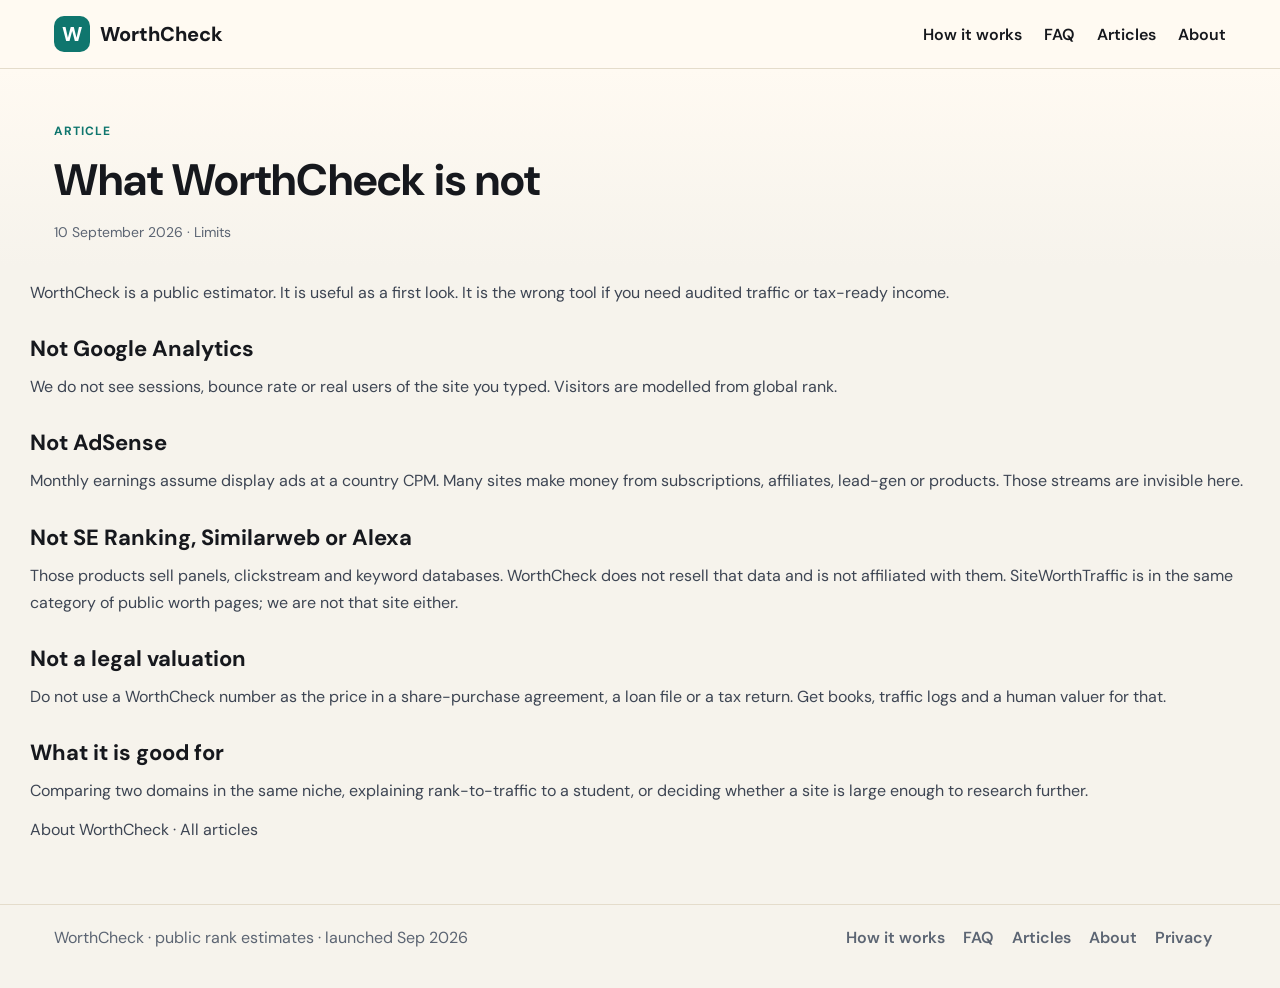
<file: articles/what-worthcheck-is-not.html>
<!DOCTYPE html>
<html lang="en" class="wc">
<head>
  <meta charset="UTF-8" />
  <meta name="viewport" content="width=device-width, initial-scale=1.0" />
  <title>What WorthCheck is not — Articles</title>
  <link rel="stylesheet" href="/wc.css?v=14" />
  <link href="https://fonts.googleapis.com/css2?family=DM+Sans:wght@400;500;600;700;800&display=swap" rel="stylesheet" />
</head>
<body>
  <header class="wc-nav">
    <div class="wc-wrap">
      <a class="wc-brand" href="/"><span class="wc-logo">W</span> WorthCheck</a>
      <div class="wc-links">
        <a href="/how-it-works">How it works</a>
        <a href="/faq">FAQ</a>
        <a href="/articles">Articles</a>
        <a href="/about">About</a>
      </div>
    </div>
  </header>
  <section class="wc-pagehero">
    <div class="wc-wrap">
      <p class="wc-kicker">Article</p>
      <h1>What WorthCheck is not</h1>
      <p class="wc-meta">10 September 2026 · Limits</p>
    </div>
  </section>
  <div class="wc-wrap wc-prose">
    <p>WorthCheck is a public estimator. It is useful as a first look. It is the wrong tool if you need audited traffic or tax-ready income.</p>
    <h2>Not Google Analytics</h2>
    <p>We do not see sessions, bounce rate or real users of the site you typed. Visitors are modelled from global rank.</p>
    <h2>Not AdSense</h2>
    <p>Monthly earnings assume display ads at a country CPM. Many sites make money from subscriptions, affiliates, lead-gen or products. Those streams are invisible here.</p>
    <h2>Not SE Ranking, Similarweb or Alexa</h2>
    <p>Those products sell panels, clickstream and keyword databases. WorthCheck does not resell that data and is not affiliated with them. SiteWorthTraffic is in the same category of public worth pages; we are not that site either.</p>
    <h2>Not a legal valuation</h2>
    <p>Do not use a WorthCheck number as the price in a share-purchase agreement, a loan file or a tax return. Get books, traffic logs and a human valuer for that.</p>
    <h2>What it is good for</h2>
    <p>Comparing two domains in the same niche, explaining rank-to-traffic to a student, or deciding whether a site is large enough to research further.</p>
    <p><a href="/about">About WorthCheck</a> · <a href="/articles">All articles</a></p>
  </div>
  <footer class="wc-foot">
    <div class="wc-wrap">
      <span>WorthCheck · public rank estimates · launched Sep 2026</span>
      <nav class="wc-footnav">
        <a href="/how-it-works">How it works</a>
        <a href="/faq">FAQ</a>
        <a href="/articles">Articles</a>
        <a href="/about">About</a>
        <a href="/privacy">Privacy</a>
      </nav>
    </div>
  </footer>
</body>
</html>
</file>
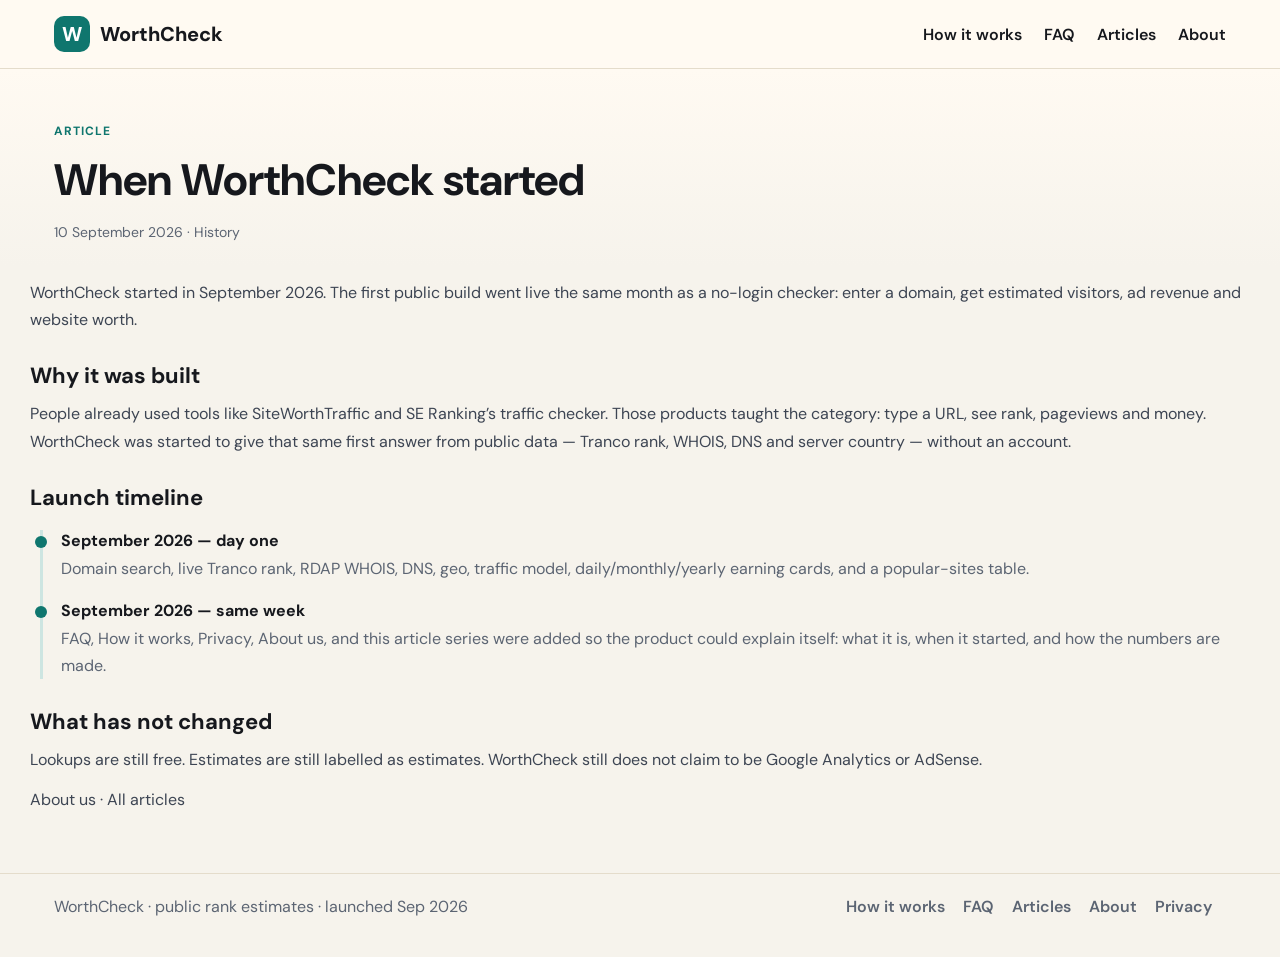
<file: articles/when-worthcheck-started.html>
<!DOCTYPE html>
<html lang="en" class="wc">
<head>
  <meta charset="UTF-8" />
  <meta name="viewport" content="width=device-width, initial-scale=1.0" />
  <title>When WorthCheck started — Articles</title>
  <link rel="stylesheet" href="/wc.css?v=14" />
  <link href="https://fonts.googleapis.com/css2?family=DM+Sans:wght@400;500;600;700;800&display=swap" rel="stylesheet" />
</head>
<body>
  <header class="wc-nav">
    <div class="wc-wrap">
      <a class="wc-brand" href="/"><span class="wc-logo">W</span> WorthCheck</a>
      <div class="wc-links">
        <a href="/how-it-works">How it works</a>
        <a href="/faq">FAQ</a>
        <a href="/articles">Articles</a>
        <a href="/about">About</a>
      </div>
    </div>
  </header>
  <section class="wc-pagehero">
    <div class="wc-wrap">
      <p class="wc-kicker">Article</p>
      <h1>When WorthCheck started</h1>
      <p class="wc-meta">10 September 2026 · History</p>
    </div>
  </section>
  <div class="wc-wrap wc-prose">
    <p>WorthCheck started in September 2026. The first public build went live the same month as a no-login checker: enter a domain, get estimated visitors, ad revenue and website worth.</p>
    <h2>Why it was built</h2>
    <p>People already used tools like SiteWorthTraffic and SE Ranking’s traffic checker. Those products taught the category: type a URL, see rank, pageviews and money. WorthCheck was started to give that same first answer from public data — Tranco rank, WHOIS, DNS and server country — without an account.</p>
    <h2>Launch timeline</h2>
    <div class="wc-timeline">
      <div class="wc-time">
        <strong>September 2026 — day one</strong>
        <p>Domain search, live Tranco rank, RDAP WHOIS, DNS, geo, traffic model, daily/monthly/yearly earning cards, and a popular-sites table.</p>
      </div>
      <div class="wc-time">
        <strong>September 2026 — same week</strong>
        <p>FAQ, How it works, Privacy, About us, and this article series were added so the product could explain itself: what it is, when it started, and how the numbers are made.</p>
      </div>
    </div>
    <h2>What has not changed</h2>
    <p>Lookups are still free. Estimates are still labelled as estimates. WorthCheck still does not claim to be Google Analytics or AdSense.</p>
    <p><a href="/about">About us</a> · <a href="/articles">All articles</a></p>
  </div>
  <footer class="wc-foot">
    <div class="wc-wrap">
      <span>WorthCheck · public rank estimates · launched Sep 2026</span>
      <nav class="wc-footnav">
        <a href="/how-it-works">How it works</a>
        <a href="/faq">FAQ</a>
        <a href="/articles">Articles</a>
        <a href="/about">About</a>
        <a href="/privacy">Privacy</a>
      </nav>
    </div>
  </footer>
</body>
</html>
</file>
<file: wc.css>
html.wc, html.wc body {
  display: block !important;
  grid-template-columns: none !important;
  grid-template-rows: none !important;
  min-height: 100%;
}

html.wc body {
  margin: 0 !important;
  padding: 0 !important;
  background: #f6f3ec !important;
  color: #16181d !important;
  font-family: "DM Sans", Arial, Helvetica, sans-serif !important;
}

html.wc * { box-sizing: border-box; }

html.wc a { color: inherit; text-decoration: none; }

.wc-wrap {
  max-width: 1220px;
  margin: 0 auto;
  padding: 0 24px;
}

.wc-nav {
  background: #fffaf2;
  border-bottom: 1px solid #e4dccb;
  position: sticky;
  top: 0;
  z-index: 20;
}

.wc-nav .wc-wrap {
  display: flex;
  align-items: center;
  justify-content: space-between;
  height: 68px;
}

.wc-brand {
  display: flex;
  align-items: center;
  gap: 10px;
  font-weight: 800;
  font-size: 20px;
}

.wc-logo {
  width: 36px;
  height: 36px;
  border-radius: 10px;
  background: #0f766e;
  color: #fff;
  display: inline-flex;
  align-items: center;
  justify-content: center;
  font-weight: 800;
}

.wc-links a {
  margin-left: 18px;
  color: #5c6573;
  font-weight: 600;
}

.wc-hero {
  background:
    radial-gradient(700px 240px at 90% 0, rgba(15, 118, 110, 0.14), transparent 60%),
    linear-gradient(#fffaf2, #f6f3ec);
  padding: 56px 0 28px;
  text-align: center;
}

.wc-hero h1 {
  font-size: clamp(28px, 3.4vw, 42px);
  line-height: 1.15;
  max-width: none;
  white-space: nowrap;
  margin: 10px auto 14px;
}

.wc-kicker {
  color: #0f766e;
  font-size: 12px;
  font-weight: 700;
  letter-spacing: 0.08em;
  text-transform: uppercase;
}

.wc-hero .wc-kicker {
  margin-top: 28px;
}

.wc-lead {
  max-width: 640px;
  color: #5c6573;
  font-size: 18px;
  margin: 0 auto 24px;
}

.wc-hero .wc-lead {
  margin-bottom: 0;
}

.wc-search {
  display: flex;
  gap: 10px;
  max-width: 760px;
  margin: 0 auto;
}

.wc-search input {
  flex: 1;
  height: 54px;
  border: 1px solid #e4dccb;
  border-radius: 14px;
  padding: 0 16px;
  font-size: 16px;
  background: #fff;
  color: #16181d;
}

.wc-search button,
.wc-chip {
  border: 0;
  cursor: pointer;
  font-weight: 700;
}

.wc-search button {
  height: 54px;
  padding: 0 22px;
  border-radius: 14px;
  background: #16181d;
  color: #fff;
}

.wc-chips {
  margin-top: 14px;
  color: #5c6573;
}

.wc-chip {
  display: inline-block;
  margin: 6px 6px 0 0;
  padding: 7px 12px;
  border-radius: 999px;
  border: 1px solid #e4dccb;
  background: #fff;
  color: #16181d;
}

.wc-status {
  padding: 8px 0 0;
  font-weight: 600;
  color: #0f766e;
}

.wc-status.err { color: #b91c1c; }

.wc-report { padding: 18px 0 10px; }

.wc-head,
.wc-card,
.wc-kpi,
.wc-box {
  background: #fffdf8;
  border: 1px solid #e4dccb;
  border-radius: 18px;
}

.wc-head {
  display: flex;
  gap: 14px;
  align-items: center;
  padding: 18px;
  box-shadow: 0 12px 30px rgba(22, 24, 29, 0.05);
}

.wc-head img {
  width: 48px;
  height: 48px;
  border-radius: 12px;
  background: #eee;
}

.wc-head h2 { margin: 0 0 4px; font-size: 28px; }
.wc-head p { margin: 0; color: #5c6573; }

.wc-pill {
  display: inline-block;
  margin-top: 8px;
  padding: 4px 10px;
  border-radius: 999px;
  background: #ecfdf5;
  color: #047857;
  font-size: 12px;
  font-weight: 700;
}

.wc-pill.warn {
  background: #fff7ed;
  color: #c2410c;
}

.wc-kpis,
.wc-periods,
.wc-grid,
.wc-howgrid {
  display: grid;
  gap: 12px;
  margin-top: 12px;
}

.wc-kpis { grid-template-columns: repeat(4, minmax(0, 1fr)); }
.wc-periods { grid-template-columns: repeat(3, minmax(0, 1fr)); }
.wc-grid { grid-template-columns: 1.3fr 1fr; }
.wc-howgrid { grid-template-columns: repeat(4, minmax(0, 1fr)); }

.wc-kpi, .wc-box, .wc-card { padding: 16px; }
.wc-kpi span, .wc-box h3 { color: #5c6573; font-size: 13px; }
.wc-kpi strong { display: block; font-size: 26px; margin: 8px 0 4px; }
.wc-kpi b { color: #0f766e; font-size: 13px; font-weight: 700; }

.wc-money {
  font-size: 30px;
  font-weight: 800;
  color: #c2410c;
  margin: 10px 0;
}

.wc-box ul { list-style: none; margin: 0; padding: 0; }
.wc-box li {
  display: flex;
  justify-content: space-between;
  gap: 10px;
  padding: 8px 0;
  border-top: 1px solid #e4dccb;
}

.wc-row {
  display: flex;
  justify-content: space-between;
  gap: 12px;
  padding: 8px 0;
  border-bottom: 1px solid #e4dccb;
  font-size: 14px;
}

.wc-row span { color: #5c6573; }
.wc-note { color: #5c6573; font-size: 13px; margin-top: 8px; }
canvas { width: 100%; display: block; }

.wc-section { padding: 18px 0 40px; }
.wc-section h2 { margin: 0 0 12px; }
.wc-sub { color: #5c6573; margin: 0; }

.wc-tablewrap {
  overflow-x: auto;
  background: #fffdf8;
  border: 1px solid #e4dccb;
  border-radius: 16px;
}

.wc-tablewrap table { width: 100%; border-collapse: collapse; }
.wc-tablewrap th, .wc-tablewrap td {
  text-align: left;
  padding: 12px 14px;
  border-bottom: 1px solid #e4dccb;
  font-size: 14px;
}
.wc-tablewrap th {
  color: #5c6573;
  font-size: 12px;
  text-transform: uppercase;
  letter-spacing: 0.04em;
}
.wc-tablewrap tr { cursor: pointer; }
.wc-tablewrap tr:hover td { background: #fff7ed; }
.wc-dom { display: flex; align-items: center; gap: 8px; font-weight: 700; }

.wc-how h3 { margin: 0 0 8px; }
.wc-how p { color: #5c6573; margin: 0; }
.wc-foot {
  border-top: 1px solid #e4dccb;
  color: #5c6573;
  padding: 22px 0 40px;
}

.wc-foot .wc-wrap {
  display: flex;
  justify-content: space-between;
  gap: 16px;
  flex-wrap: wrap;
}

.wc-footnav a {
  margin-right: 14px;
  font-weight: 600;
}

.wc-pagehero {
  padding: 42px 0 8px;
  background: linear-gradient(#fffaf2, #f6f3ec);
  text-align: left;
}

.wc-pagehero h1 {
  font-size: clamp(28px, 4vw, 44px);
  margin: 8px 0 10px;
  max-width: none;
  white-space: nowrap;
  text-align: left;
}

.wc-pagehero .wc-kicker,
.wc-pagehero .wc-lead,
.wc-pagehero .wc-meta {
  text-align: left;
  margin-left: 0;
  margin-right: 0;
  max-width: none;
}

.wc-pagehero .wc-lead {
  margin-top: 8px;
  margin-bottom: 0;
}

.wc-prose {
  padding: 12px 0 48px;
}

.wc-prose h2 { margin: 28px 0 10px; font-size: 22px; }
.wc-prose h3 { margin: 20px 0 8px; font-size: 18px; }
.wc-prose p, .wc-prose li { color: #3d4553; line-height: 1.7; }
.wc-prose p { margin: 0 0 12px; }
.wc-prose ul, .wc-prose ol { margin: 0 0 16px 18px; }
.wc-prose li { margin: 0 0 8px; }

.wc-faq { padding: 8px 0 48px; }
.wc-faq details {
  background: #fffdf8;
  border: 1px solid #e4dccb;
  border-radius: 14px;
  padding: 14px 16px;
  margin: 0 0 10px;
}
.wc-faq summary {
  cursor: pointer;
  font-weight: 700;
  list-style: none;
}
.wc-faq summary::-webkit-details-marker { display: none; }
.wc-faq details p { color: #5c6573; margin: 10px 0 0; line-height: 1.65; }

.wc-steps { display: grid; gap: 12px; margin: 16px 0 28px; }
.wc-step {
  display: grid;
  grid-template-columns: 44px 1fr;
  gap: 14px;
  background: #fffdf8;
  border: 1px solid #e4dccb;
  border-radius: 16px;
  padding: 16px;
}
.wc-num {
  width: 44px;
  height: 44px;
  border-radius: 12px;
  background: #0f766e;
  color: #fff;
  display: flex;
  align-items: center;
  justify-content: center;
  font-weight: 800;
}
.wc-step h3 { margin: 0 0 6px; }
.wc-step p { margin: 0; color: #5c6573; }

.wc-timeline { border-left: 3px solid #cde5e1; margin: 18px 0 28px 10px; padding-left: 18px; }
.wc-time {
  position: relative;
  margin: 0 0 18px;
}
.wc-time::before {
  content: "";
  width: 12px;
  height: 12px;
  background: #0f766e;
  border-radius: 50%;
  position: absolute;
  left: -26px;
  top: 6px;
}
.wc-time strong { display: block; margin-bottom: 4px; }
.wc-time p { margin: 0; color: #5c6573; }

.wc-articles {
  display: grid;
  grid-template-columns: repeat(2, minmax(0, 1fr));
  gap: 14px;
  padding: 8px 0 48px;
}
.wc-articlecard {
  background: #fffdf8;
  border: 1px solid #e4dccb;
  border-radius: 16px;
  padding: 18px;
  display: block;
}
.wc-articlecard:hover { border-color: #0f766e; }
.wc-articlecard span { color: #0f766e; font-size: 12px; font-weight: 700; letter-spacing: 0.04em; text-transform: uppercase; }
.wc-articlecard h3 { margin: 8px 0 8px; }
.wc-articlecard p { margin: 0; color: #5c6573; }

.wc-meta { color: #5c6573; font-size: 14px; margin-bottom: 18px; }

@media (max-width: 900px) {
  .wc-wrap { padding: 0 16px; }
  .wc-search { flex-direction: column; width: 100%; }
  .wc-search button { width: 100%; }
  .wc-kpis, .wc-periods, .wc-grid, .wc-howgrid, .wc-articles { grid-template-columns: 1fr; }
  .wc-hero { padding: 28px 0 20px; }
  .wc-hero h1 {
    max-width: none;
    white-space: normal;
    font-size: 26px;
    padding: 0 4px;
  }
  .wc-hero .wc-lead { font-size: 16px; padding: 0 4px; }
  .wc-links {
    display: flex;
    flex-wrap: wrap;
    justify-content: flex-end;
    gap: 8px 0;
  }
  .wc-links a { margin-left: 10px; font-size: 14px; }
  .wc-nav .wc-wrap { height: auto; padding: 12px 16px; flex-wrap: wrap; gap: 8px; }
  .wc-head { flex-wrap: wrap; }
  .wc-head h2 { font-size: 22px; word-break: break-word; }
  .wc-kpi strong { font-size: 22px; }
  .wc-money { font-size: 24px; }
  .wc-box li, .wc-row { flex-wrap: wrap; }
  .wc-pagehero { padding: 28px 0 8px; }
  .wc-pagehero h1 { max-width: none; font-size: 28px; white-space: normal; }
  .wc-pagehero .wc-lead { margin: 8px 0 0; }
  .wc-tablewrap { -webkit-overflow-scrolling: touch; }
  .wc-tablewrap th, .wc-tablewrap td { white-space: nowrap; }
  .wc-foot .wc-wrap { flex-direction: column; }
  .wc-footnav a { display: inline-block; margin: 0 14px 8px 0; }
}

@media (max-width: 600px) {
  html.wc body { overflow-x: hidden; }
  .wc-brand { font-size: 18px; }
  .wc-nav .wc-wrap {
    flex-direction: column;
    align-items: flex-start;
  }
  .wc-links {
    width: 100%;
    justify-content: flex-start;
  }
  .wc-links a { margin: 0 14px 6px 0; }
  .wc-chips { line-height: 2; }
  .wc-section { padding: 12px 0 28px; }
}
</file>
